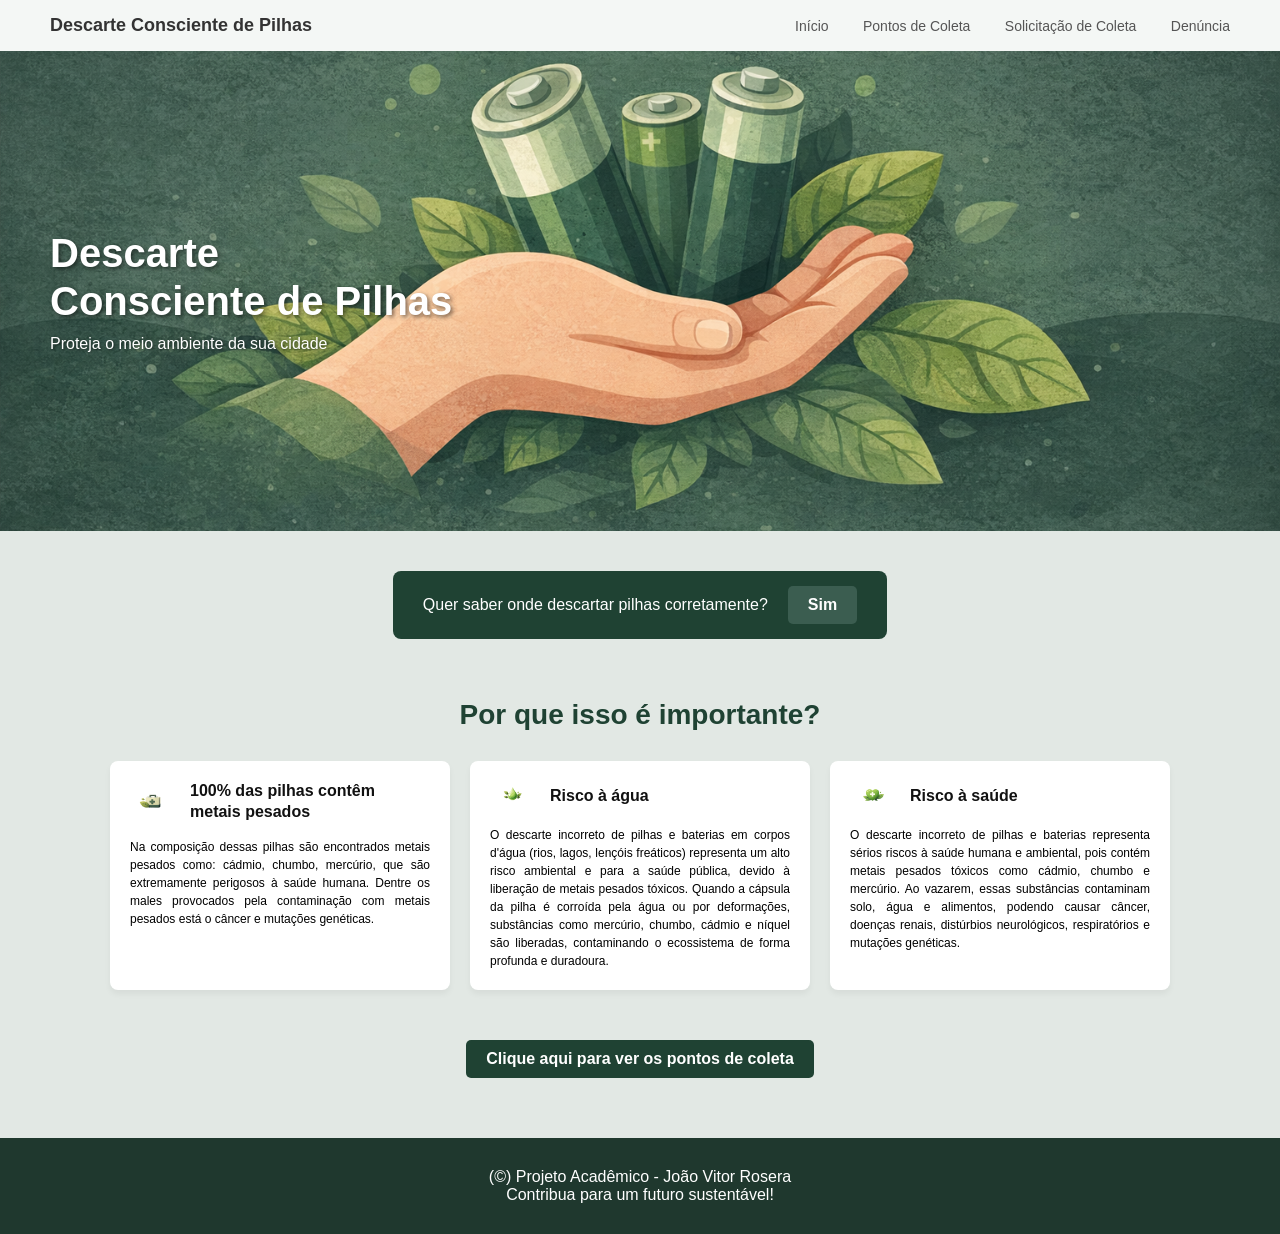
<file: index.html>
<!DOCTYPE html>
<html lang="pt-BR">
<head>
    <meta charset="UTF-8">
    <meta name="viewport" content="width=device-width, initial-scale=1.0">
    <title>Descarte Consciente - Início</title>
    <link rel="stylesheet" href="assets/style.css">
</head>
<body>

    <div class="cabecalho">
        <a href="index.html" class="logo">Descarte Consciente de Pilhas</a>
        <div class="menu">
            <a href="index.html">Início</a>
            <a href="pontos.html">Pontos de Coleta</a>
            <a href="solicitacao.html">Solicitação de Coleta</a>
            <a href="denuncia.html">Denúncia</a>
        </div>
    </div>
    <div>
        <div class="banner-verde">
            <img src="img/mao-pilha.png" alt="Mãos segurando pilhas" class="imagem-fundo">
            
            <div class="conteudo-banner">
                <h1>Descarte<br>Consciente de Pilhas</h1>
                <p>Proteja o meio ambiente da sua cidade</p>
            </div>
        </div>

        <div class="barra-enquete">
            <span>Quer saber onde descartar pilhas corretamente?</span>
            <a href="pontos.html" class="botao">Sim</a>
        </div>

        <div class="container">
            
            <h2 class="titulo-cards">Por que isso é importante?</h2>

            <div class="secao-cards">
                
                <div class="card-info">
                    <h3><img src="img/maleta-verde.png" alt="Ícone maleta" class="icone-card"> 100% das pilhas contêm metais pesados</h3>
                    <p>Na composição dessas pilhas são encontrados metais pesados como: cádmio, chumbo, mercúrio, que são extremamente perigosos à saúde humana. Dentre os males provocados pela contaminação com metais pesados está o câncer e mutações genéticas.</p>
                </div>
                
                <div class="card-info">
                    <h3><img src="img/gota-verde.png" alt="Ícone gota" class="icone-card"> Risco à água</h3>
                    <p>O descarte incorreto de pilhas e baterias em corpos d'água (rios, lagos, lençóis freáticos) representa um alto risco ambiental e para a saúde pública, devido à liberação de metais pesados tóxicos. Quando a cápsula da pilha é corroída pela água ou por deformações, substâncias como mercúrio, chumbo, cádmio e níquel são liberadas, contaminando o ecossistema de forma profunda e duradoura.</p>
                </div>
                
                <div class="card-info">
                    <h3><img src="img/coracao-verde.png" alt="Ícone coração" class="icone-card"> Risco à saúde</h3>
                    <p>O descarte incorreto de pilhas e baterias representa sérios riscos à saúde humana e ambiental, pois contém metais pesados tóxicos como cádmio, chumbo e mercúrio. Ao vazarem, essas substâncias contaminam solo, água e alimentos, podendo causar câncer, doenças renais, distúrbios neurológicos, respiratórios e mutações genéticas.</p>
                </div>

            </div>

            <div style="text-align: center; margin-bottom: 40px;">
                <a href="pontos.html" class="botao">Clique aqui para ver os pontos de coleta</a>
            </div>

        </div>
    </div>
    <div class="rodape">
        <p>(©) Projeto Acadêmico - João Vitor Rosera</p>
        <p>Contribua para um futuro sustentável!</p>
    </div>

</body>
</html>
</file>
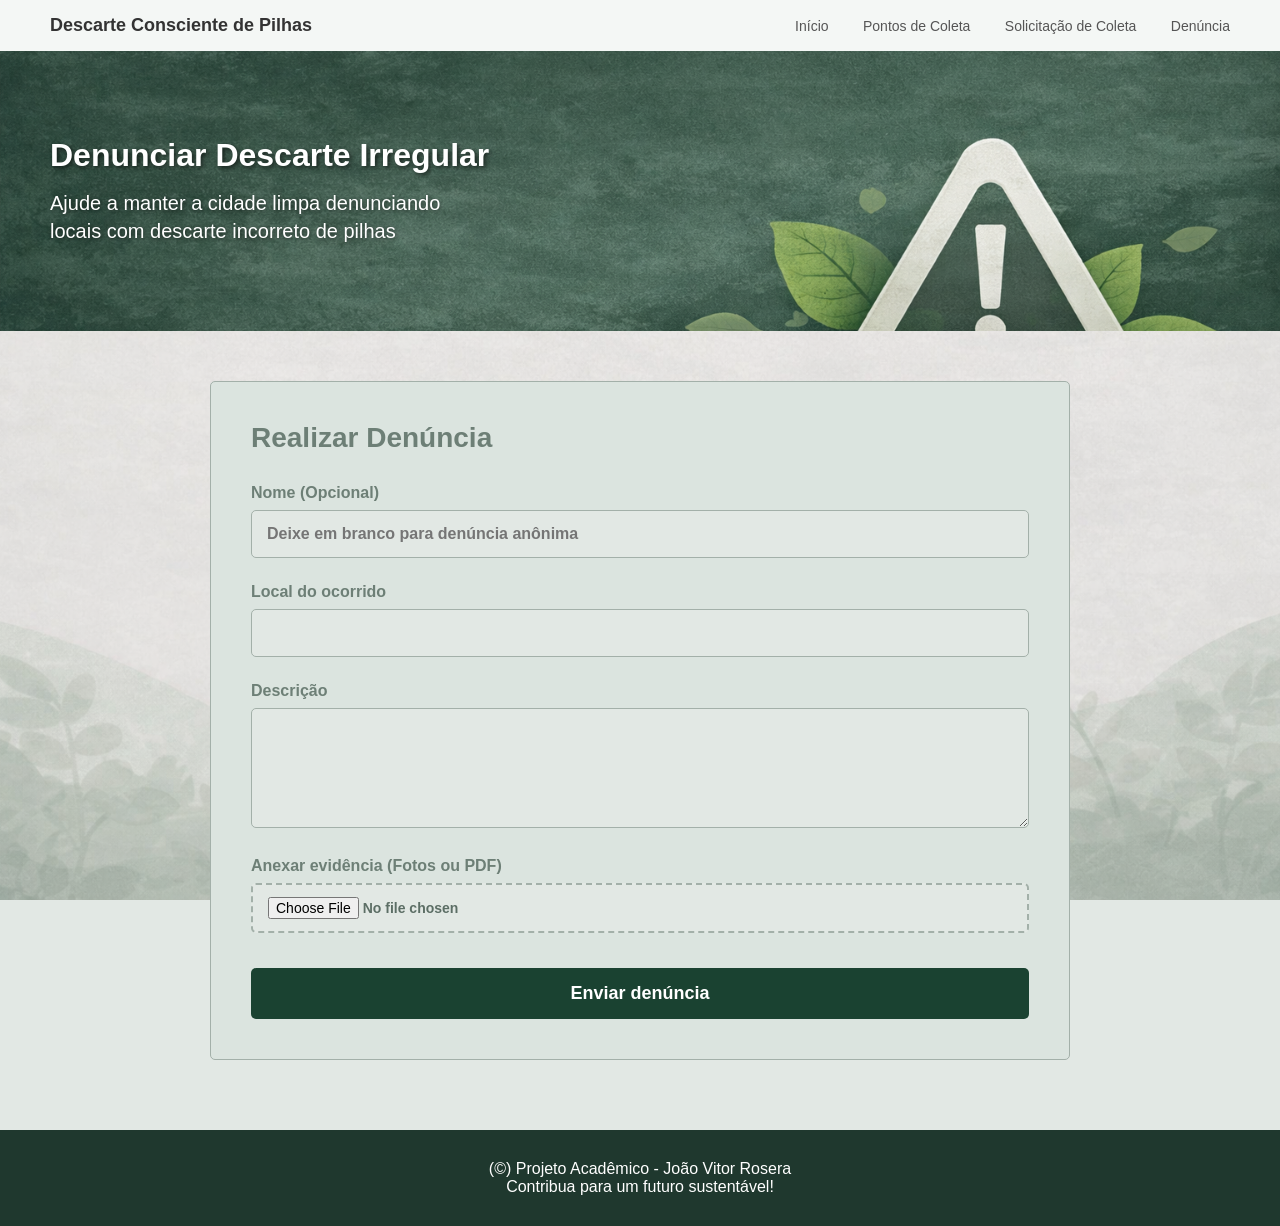
<file: denuncia.html>
<!DOCTYPE html>
<html lang="pt-BR">
<head>
    <meta charset="UTF-8">
    <meta name="viewport" content="width=device-width, initial-scale=1.0">
    <title>Denúncia - Descarte Consciente</title>
    <link rel="stylesheet" href="assets/style.css">
</head>
<body class="fundo-imagem">

    <div class="cabecalho">
        <a href="index.html" class="logo">Descarte Consciente de Pilhas</a>
        <div class="menu">
            <a href="index.html">Início</a>
            <a href="pontos.html">Pontos de Coleta</a>
            <a href="solicitacao.html">Solicitação de Coleta</a>
            <a href="denuncia.html">Denúncia</a>
        </div>
    </div>

    <div class="banner-denuncia">
        <div class="conteudo-denuncia">
            <h1>Denunciar Descarte Irregular</h1>
            <p>Ajude a manter a cidade limpa denunciando<br>locais com descarte incorreto de pilhas</p>
        </div>
    </div>

    <div class="container-form-denuncia">
        
        <div class="caixa-denuncia">
            <h2 class="titulo-denuncia">Realizar Denúncia</h2>

            <form action="sucesso.html" method="POST" enctype="multipart/form-data">
                
                <label class="label-denuncia">Nome (Opcional)</label>
                <input type="text" name="nome" class="input-denuncia" autocomplete="off" placeholder="Deixe em branco para denúncia anônima">
                
                <label class="label-denuncia">Local do ocorrido</label>
                <input type="text" name="local" class="input-denuncia" required autocomplete="off">
                
                <label class="label-denuncia">Descrição</label>
                <textarea name="descricao" rows="5" maxlength="500" class="textarea-form" required></textarea>
                
                <label class="label-denuncia">Anexar evidência (Fotos ou PDF)</label>
                <input type="file" name="arquivo" class="input-arquivo" accept="image/*, .pdf">
                
                <button type="submit" class="botao-denuncia">Enviar denúncia</button>
                
            </form>
        </div>

    </div>

    <div class="rodape">
        <p>(©) Projeto Acadêmico - João Vitor Rosera</p>
        <p>Contribua para um futuro sustentável!</p>
    </div>

</body>
</html>
</file>
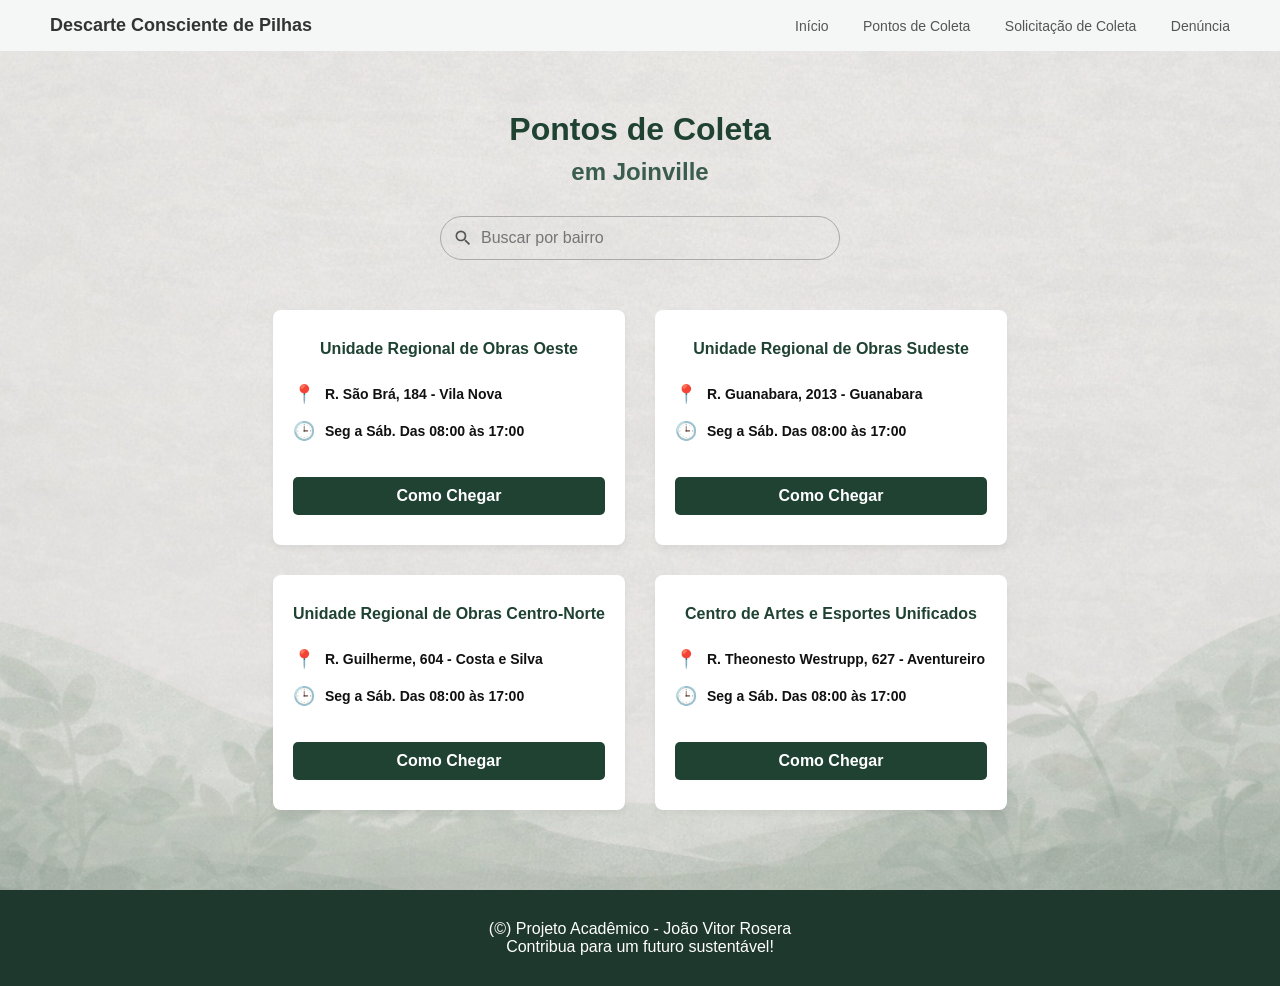
<file: pontos.html>
<!DOCTYPE html>
<html lang="pt-BR">
<head>
    <meta charset="UTF-8">
    <meta name="viewport" content="width=device-width, initial-scale=1.0">
    <title>Pontos de Coleta - Descarte Consciente</title>
    <link rel="stylesheet" href="assets/style.css">
</head>
<body class="fundo-pontos">

    <div class="cabecalho">
        <a href="index.html" class="logo">Descarte Consciente de Pilhas</a>
        <div class="menu">
            <a href="index.html">Início</a>
            <a href="pontos.html">Pontos de Coleta</a>
            <a href="solicitacao.html">Solicitação de Coleta</a>
            <a href="denuncia.html">Denúncia</a>
        </div>
    </div>

    <div class="container">
        
        <h1 class="titulo-pagina">Pontos de Coleta</h1>
        <h2 class="subtitulo-pagina">em Joinville</h2>

        <input type="text" id="input-busca" placeholder="Buscar por bairro" class="barra-busca">

        <div class="grid-pontos" id="lista-pontos">
            
            <div class="card-ponto bairro-item">
                <h3>Unidade Regional de Obras Oeste</h3>
                <p><span class="icone-texto">📍</span> R. São Brá, 184 - Vila Nova</p>
                <p><span class="icone-texto">🕒</span> Seg a Sáb. Das 08:00 às 17:00</p>
                <a href="https://maps.app.goo.gl/StjGhMC43RT7vCyi9" target="_blank" class="botao">Como Chegar</a>
            </div>

            <div class="card-ponto bairro-item">
                <h3>Unidade Regional de Obras Sudeste</h3>
                <p><span class="icone-texto">📍</span> R. Guanabara, 2013 - Guanabara</p>
                <p><span class="icone-texto">🕒</span> Seg a Sáb. Das 08:00 às 17:00</p>
                <a href="https://maps.app.goo.gl/AequtBBJMPgJqafS6" target="_blank" class="botao">Como Chegar</a>
            </div>

            <div class="card-ponto bairro-item">
                <h3>Unidade Regional de Obras Centro-Norte</h3>
                <p><span class="icone-texto">📍</span> R. Guilherme, 604 - Costa e Silva</p>
                <p><span class="icone-texto">🕒</span> Seg a Sáb. Das 08:00 às 17:00</p>
                <a href="https://maps.app.goo.gl/4eESrw6JT1dtiEuF8" target="_blank" class="botao">Como Chegar</a>
            </div>

            <div class="card-ponto bairro-item">
                <h3>Centro de Artes e Esportes Unificados</h3>
                <p><span class="icone-texto">📍</span> R. Theonesto Westrupp, 627 - Aventureiro</p>
                <p><span class="icone-texto">🕒</span> Seg a Sáb. Das 08:00 às 17:00</p>
                <a href="https://maps.app.goo.gl/6qA35A3t9rhnxPMM7" target="_blank" class="botao">Como Chegar</a>
            </div>

            <div id="mensagem-erro" style="display: none; grid-column: 1 / -1; text-align: center; color: #1f4233; font-size: 18px; font-weight: bold; margin-top: 20px;">
                Poxa, ainda não temos ponto de coleta nesse bairro!
            </div>

        </div>

    </div>

    <div class="rodape">
        <p>(©) Projeto Acadêmico - João Vitor Rosera</p>
        <p>Contribua para um futuro sustentável!</p>
    </div>

    <script>
        // Elementos do DOM
        let inputBusca = document.getElementById('input-busca');
        let cartoes = document.getElementsByClassName('bairro-item');
        let mensagemErro = document.getElementById('mensagem-erro');

        // Evento de digitação no campo de busca
        inputBusca.addEventListener('input', function() {
            
            let textoDigitado = inputBusca.value.toLowerCase();
            let achouAlgumBairro = false; 

            // Itera sobre os cartões para buscar a correspondência
            for (let i = 0; i < cartoes.length; i++) {
                let cartaoAtual = cartoes[i];
                let textoDoCartao = cartaoAtual.innerText.toLowerCase();

                // Exibe ou oculta o cartão baseado na busca
                if (textoDoCartao.includes(textoDigitado)) {
                    cartaoAtual.style.display = "flex"; 
                    achouAlgumBairro = true; 
                } else {
                    cartaoAtual.style.display = "none";
                }
            }

            // Exibe a mensagem de erro caso nenhum bairro seja encontrado
            if (!achouAlgumBairro) {
                mensagemErro.style.display = "block";
            } else {
                mensagemErro.style.display = "none"; 
            }
        });
    </script>

</body>
</html>
</file>
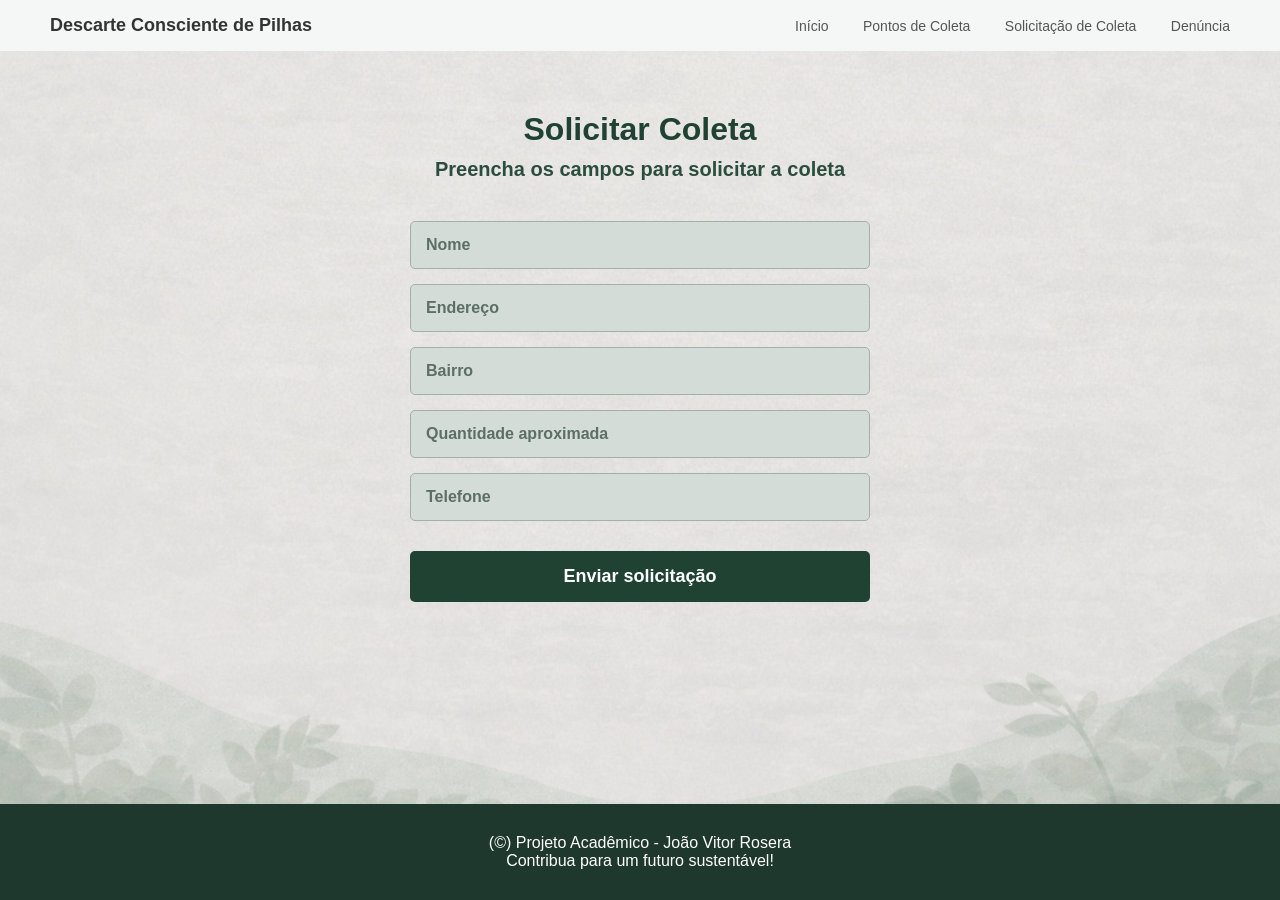
<file: solicitacao.html>
<!DOCTYPE html>
<html lang="pt-BR">
<head>
    <meta charset="UTF-8">
    <meta name="viewport" content="width=device-width, initial-scale=1.0">
    <title>Solicitação de Coleta - Descarte Consciente</title>
    <link rel="stylesheet" href="assets/style.css">
</head>
<body class="fundo-imagem">

    <div class="cabecalho">
        <a href="index.html" class="logo">Descarte Consciente de Pilhas</a>
        <div class="menu">
            <a href="index.html">Início</a>
            <a href="pontos.html">Pontos de Coleta</a>
            <a href="solicitacao.html">Solicitação de Coleta</a>
            <a href="denuncia.html">Denúncia</a>
        </div>
    </div>

    <div class="container-form">
        
        <h1 class="titulo-form">Solicitar Coleta</h1>
        <h2 class="subtitulo-form">Preencha os campos para solicitar a coleta</h2>

        <form action="sucesso.html" method="POST">
            
            <input type="text" name="nome" placeholder="Nome" class="input-form" required autocomplete="off">
            
            <input type="text" name="endereco" placeholder="Endereço" class="input-form" required>
            
            <input type="text" name="bairro" placeholder="Bairro" class="input-form" required>
            
            <input type="number" name="quantidade" placeholder="Quantidade aproximada" class="input-form" min="0" required>
            
            <input type="tel" name="telefone" placeholder="Telefone" class="input-form" maxlength="15" required>
            
            <button type="submit" class="botao botao-form">Enviar solicitação</button>
            
        </form>
        </div>

    <div class="rodape">
        <p>(©) Projeto Acadêmico - João Vitor Rosera</p>
        <p>Contribua para um futuro sustentável!</p>
    </div>

</body>
</html>
</file>
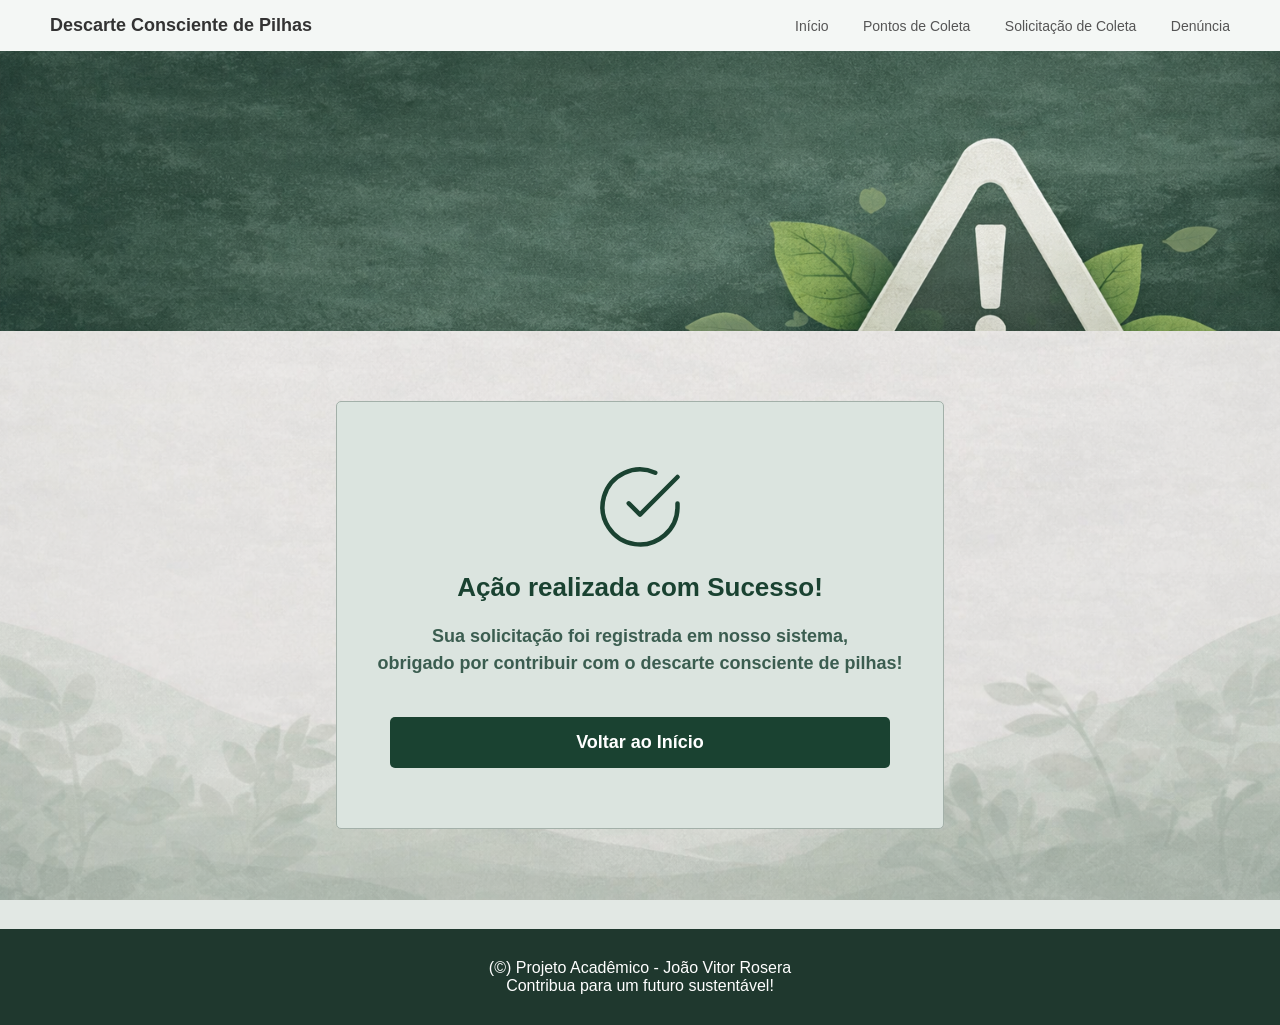
<file: sucesso.html>
<!DOCTYPE html>
<html lang="pt-BR">
<head>
    <meta charset="UTF-8">
    <meta name="viewport" content="width=device-width, initial-scale=1.0">
    <title>Sucesso - Descarte Consciente</title>
    <link rel="stylesheet" href="assets/style.css">
</head>
<body class="fundo-imagem">

    <div class="cabecalho">
        <a href="index.html" class="logo">Descarte Consciente de Pilhas</a>
        <div class="menu">
            <a href="index.html">Início</a>
            <a href="pontos.html">Pontos de Coleta</a>
            <a href="solicitacao.html">Solicitação de Coleta</a>
            <a href="denuncia.html">Denúncia</a>
        </div>
    </div>

    <div class="banner-denuncia"></div>

    <div class="container">
        
        <div class="caixa-sucesso">
            <svg class="icone-sucesso" xmlns="http://www.w3.org/2000/svg" viewBox="0 0 24 24" fill="none" stroke="#1a4231" stroke-width="1.2" stroke-linecap="round" stroke-linejoin="round">
                <path d="M22 11.08V12a10 10 0 1 1-5.93-9.14"></path>
                <polyline points="22 4 12 14.01 9 11.01"></polyline>
            </svg>
            
            <h2 class="titulo-sucesso">Ação realizada com Sucesso!</h2>
            
            <p class="texto-sucesso">Sua solicitação foi registrada em nosso sistema,<br>obrigado por contribuir com o descarte consciente de pilhas!</p>
            
            <a href="index.html" class="botao-sucesso">Voltar ao Início</a>
        </div>

    </div>

    <div class="rodape">
        <p>(©) Projeto Acadêmico - João Vitor Rosera</p>
        <p>Contribua para um futuro sustentável!</p>
    </div>

</body>
</html>
</file>
<file: assets/style.css>
/* --- RESET DE LAYOUT --- */
* {
    margin: 0;
    padding: 0;
    box-sizing: border-box;
    font-family: 'Arial', sans-serif;
}

body {
    background-color: #E2E8E4;
    color: #333;
    display: flex;
    flex-direction: column;
    min-height: 100vh;
}

/* --- CABEÇALHO E MENU (TODAS AS PÁGINAS) --- */
.cabecalho {
    display: flex;
    justify-content: space-between;
    align-items: center;
    padding: 15px 50px;
    background-color: #f4f7f5;
}

.cabecalho .logo {
    text-decoration: none;
    color: #333; 
    font-weight: bold;
    font-size: 18px; 
}

.menu a {
    text-decoration: none;
    color: #555;
    margin-left: 30px; 
    font-size: 14px;
}

.menu a:hover {
    text-decoration: underline;
}

/* --- INDEX.HTML (TELA INICIAL) --- */
.banner-verde {
    position: relative;
    background-color: #3b5d50;
    color: white;
    display: flex;
    align-items: center;
    min-height: 480px; 
    overflow: hidden;
}

.imagem-fundo {
    position: absolute;
    top: 0;
    left: 0;
    width: 100%;
    height: 100%;
    object-fit: cover; 
    object-position: center center; 
    z-index: 1;
}

.conteudo-banner {
    position: relative;
    z-index: 2;
    padding-left: 50px;
    max-width: 600px; 
}

.conteudo-banner h1 {
    font-size: 40px;
    line-height: 1.2;
    margin-bottom: 10px;
    text-shadow: 2px 2px 4px rgba(0,0,0,0.5);
}

.conteudo-banner p {
    text-shadow: 1px 1px 3px rgba(0,0,0,0.5);
}

.botao {
    background-color: #1f4233;
    color: white;
    padding: 10px 20px;
    border: none;
    border-radius: 5px;
    cursor: pointer;
    font-weight: bold;
    text-decoration: none;
    display: inline-block;
    transition: background-color 0.2s;
}

.botao:hover {
    background-color: #142e23;
}

.barra-enquete {
    background-color: #1f4233;
    color: white;
    padding: 15px 30px;
    border-radius: 8px;
    display: flex;
    align-items: center;
    justify-content: center;
    gap: 20px;
    width: max-content;
    margin: 40px auto;
}

.barra-enquete .botao {
    background-color: #3b5d50;
}

.container {
    max-width: 1100px;
    margin: 0 auto;
    padding: 20px;
    flex: 1;
}

.titulo-cards {
    text-align: center;
    color: #1f4233;
    font-size: 28px;
    margin-bottom: 30px;
}

.secao-cards {
    display: flex;
    justify-content: space-between;
    gap: 20px;
    margin-bottom: 50px;
}

.card-info {
    background-color: white;
    border-radius: 8px;
    padding: 20px;
    flex: 1;
    box-shadow: 0 4px 6px rgba(0,0,0,0.05);
}

.card-info h3 {
    display: flex;
    align-items: center;
    font-size: 16px;
    color: #111;
    margin-bottom: 15px;
    line-height: 1.3;
}

.icone-card {
    width: 45px; 
    height: auto;
    margin-right: 15px;
}

.card-info p {
    font-size: 12px;
    color: #000;
    line-height: 1.5;
    text-align: justify;
}

/* --- RODAPÉ (TODAS AS PÁGINAS) --- */
.rodape {
    background-color: #1f382e;
    color: white;
    text-align: center;
    padding: 30px;
    margin-top: auto;
}

/* --- PONTOS.HTML (PONTOS DE COLETA) --- */
.fundo-pontos {
    background-image: url('../img/imagem-fundo.png'); 
    background-size: cover;
    background-position: center;
    background-repeat: no-repeat;
    background-attachment: fixed;
    background-color: #E2E8E4;
}

.titulo-pagina {
    text-align: center;
    color: #1f4233;
    font-size: 32px;
    margin-top: 40px;
    margin-bottom: 10px;
}

.subtitulo-pagina {
    text-align: center;
    color: #3b5d50;
    font-size: 24px;
    margin-bottom: 30px;
}

.barra-busca {
    display: block;
    margin: 0 auto 50px auto;
    padding: 12px 20px 12px 40px;
    width: 100%;
    max-width: 400px;
    border: 1px solid #aaa;
    border-radius: 25px;
    font-size: 16px;
    background-color: transparent;
    background-image: url('data:image/svg+xml;utf8,<svg xmlns="http://www.w3.org/2000/svg" viewBox="0 0 24 24" fill="%23555"><path d="M15.5 14h-.79l-.28-.27A6.471 6.471 0 0 0 16 9.5 6.5 6.5 0 1 0 9.5 16c1.61 0 3.09-.59 4.23-1.57l.27.28v.79l5 4.99L20.49 19l-4.99-5zm-6 0C7.01 14 5 11.99 5 9.5S7.01 5 9.5 5 14 7.01 14 9.5 11.99 14 9.5 14z"/></svg>');
    background-repeat: no-repeat;
    background-position: 12px center;
    background-size: 20px;
}

.grid-pontos {
    display: grid;
    grid-template-columns: 1fr 1fr;
    gap: 30px;
    margin-bottom: 60px;
}

.card-ponto {
    background-color: white;
    border-radius: 8px;
    padding: 30px 20px;
    box-shadow: 0 4px 6px rgba(0,0,0,0.05);
    display: flex;
    flex-direction: column;
}

.card-ponto h3 {
    font-size: 16px;
    color: #1f4233;
    margin-bottom: 25px;
    text-align: center;
}

.card-ponto p {
    font-size: 14px;
    color: #111;
    margin-bottom: 15px;
    display: flex;
    align-items: center;
    font-weight: bold;
}

.card-ponto .icone-texto {
    font-size: 18px;
    margin-right: 10px;
    font-weight: normal;
}

.card-ponto .botao {
    margin-top: 20px;
    width: 100%;
    text-align: center;
}

/* --- SOLICITACAO.HTML (SOLICITAÇÃO DE COLETA) --- */
.fundo-imagem {
    background-image: url('../img/imagem-fundo.png'); 
    background-size: cover;
    background-position: center;
    background-repeat: no-repeat;
    background-attachment: fixed;
    background-color: #E2E8E4;
}

.container-form {
    max-width: 500px;
    margin: 60px auto; 
    padding: 0 20px;
    flex: 1;
}

.titulo-form {
    text-align: center;
    color: #1f4233;
    font-size: 32px;
    margin-bottom: 10px;
}

.subtitulo-form {
    text-align: center;
    color: #2b4d3d;
    font-size: 20px;
    font-weight: bold;
    margin-bottom: 40px;
}

.input-form {
    width: 100%;
    padding: 14px 15px;
    margin-bottom: 15px;
    border: 1px solid #a3b0a9;
    border-radius: 5px;
    background-color: #d3dcd7; 
    font-size: 16px;
    color: #333;
    font-weight: bold;
}

.input-form::placeholder {
    color: #5c6e65; 
}

.botao-form {
    width: 100%;
    margin-top: 15px;
    padding: 15px;
    font-size: 18px;
}

/* --- DENUNCIA.HTML (DENÚNCIA DE DESCARTE) --- */
.banner-denuncia {
    background-image: url('../img/exclamacao-verde.png'); 
    background-size: cover; 
    background-position: right center; 
    background-color: #3b5d50; 
    color: white;
    display: flex;
    align-items: center;
    min-height: 280px;
    padding: 0 50px;
}

.conteudo-denuncia {
    max-width: 600px; 
    z-index: 2;
}

.conteudo-denuncia h1 {
    font-size: 32px;
    margin-bottom: 15px;
    text-shadow: 2px 2px 4px rgba(0,0,0,0.6); 
}

.conteudo-denuncia p {
    font-size: 20px;
    line-height: 1.4;
    text-shadow: 1px 1px 4px rgba(0,0,0,0.6);
}

.container-form-denuncia {
    width: 100%;
    max-width: 900px; 
    margin: 50px auto 70px auto;
    padding: 0 20px;
}

.caixa-denuncia {
    background-color: #dbe4df; 
    border: 1px solid #a3b0a9;
    border-radius: 5px;
    padding: 40px; 
}

.titulo-denuncia {
    color: #6d7f76; 
    font-size: 28px;
    margin-bottom: 30px;
    font-weight: bold;
}

.label-denuncia {
    display: block;
    font-weight: bold;
    color: #6d7f76;
    margin-bottom: 8px;
    font-size: 16px;
}

.input-denuncia, .textarea-form {
    width: 100%;
    padding: 14px 15px; 
    margin-bottom: 25px;
    border: 1px solid #a3b0a9; 
    border-radius: 5px;
    background-color: #E2E8E4; 
    font-size: 16px;
    color: #333;
    font-weight: bold;
}

/* Campo para envio de arquivos */
.input-arquivo {
    width: 100%;
    padding: 12px 15px; 
    margin-bottom: 25px;
    border: 2px dashed #a3b0a9; 
    border-radius: 5px;
    background-color: #E2E8E4; 
    font-size: 14px;
    color: #5c6e65;
    font-weight: bold;
    cursor: pointer;
}

.input-arquivo:focus {
    outline: none;
    border-color: #3b5d50;
}

.textarea-form {
    resize: vertical;
}

.botao-denuncia {
    width: 100%;
    margin-top: 10px;
    padding: 15px;
    font-size: 18px;
    background-color: #1a4231;
    color: white;
    border: none;
    border-radius: 5px;
    cursor: pointer;
    font-weight: bold;
}

.botao-denuncia:hover {
    background-color: #123023;
}

/* --- SUCESSO.HTML (AÇÃO REALIZADA COM SUCESSO) --- */
.caixa-sucesso {
    background-color: #dbe4df; 
    border: 1px solid #a3b0a9;
    border-radius: 5px;
    padding: 60px 40px; 
    text-align: center; 
    max-width: 650px;
    margin: 50px auto 80px auto;
}

.icone-sucesso {
    display: block;
    width: 90px;
    height: 90px;
    margin: 0 auto 20px auto;
}

.titulo-sucesso {
    color: #1a4231;
    font-size: 26px;
    margin-bottom: 20px;
    font-weight: bold;
}

.texto-sucesso {
    color: #3b5d50;
    font-size: 18px;
    line-height: 1.5;
    font-weight: bold;
    margin-bottom: 40px;
}

.botao-sucesso {
    display: block;
    width: 100%;
    max-width: 500px;
    margin: 0 auto;
    padding: 15px;
    font-size: 18px;
    background-color: #1a4231;
    color: white;
    border: none;
    border-radius: 5px;
    text-align: center;
    text-decoration: none;
    font-weight: bold;
    transition: background-color 0.2s;
}

.botao-sucesso:hover {
    background-color: #123023;
}
</file>
